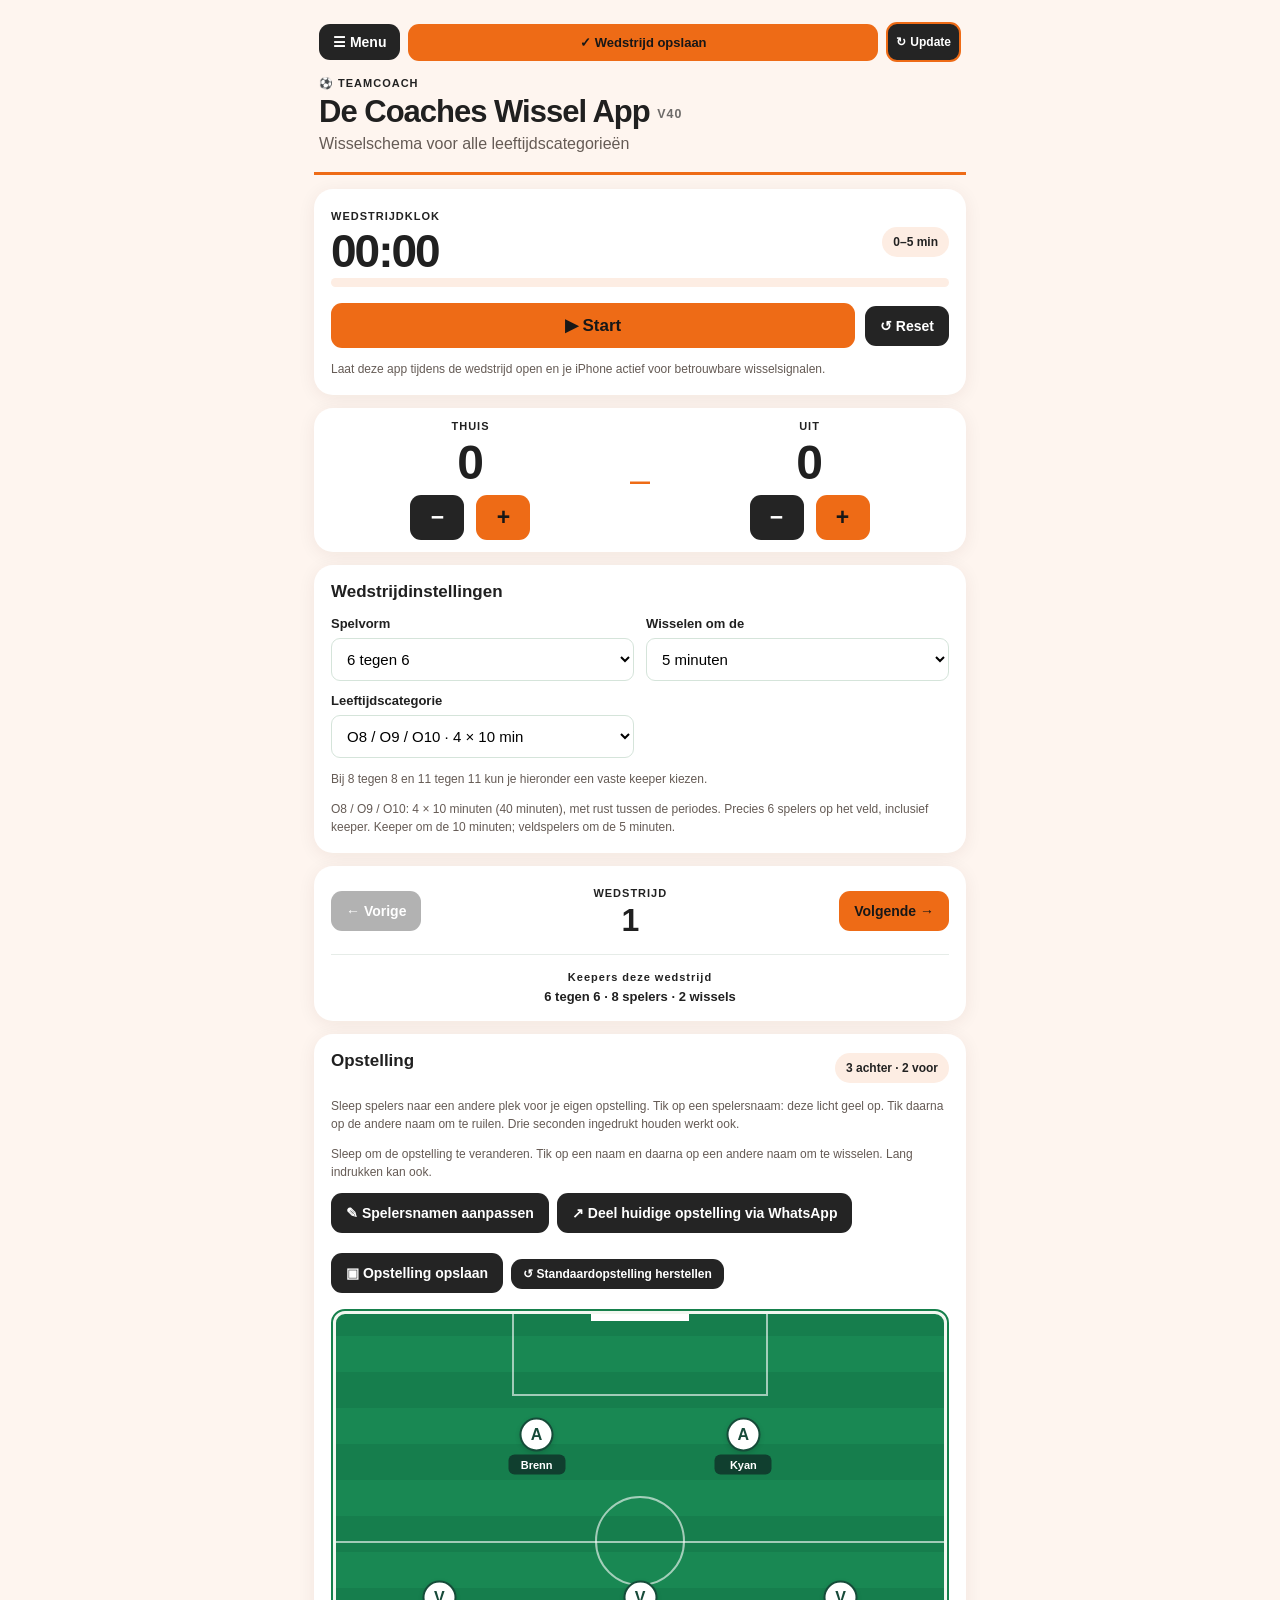
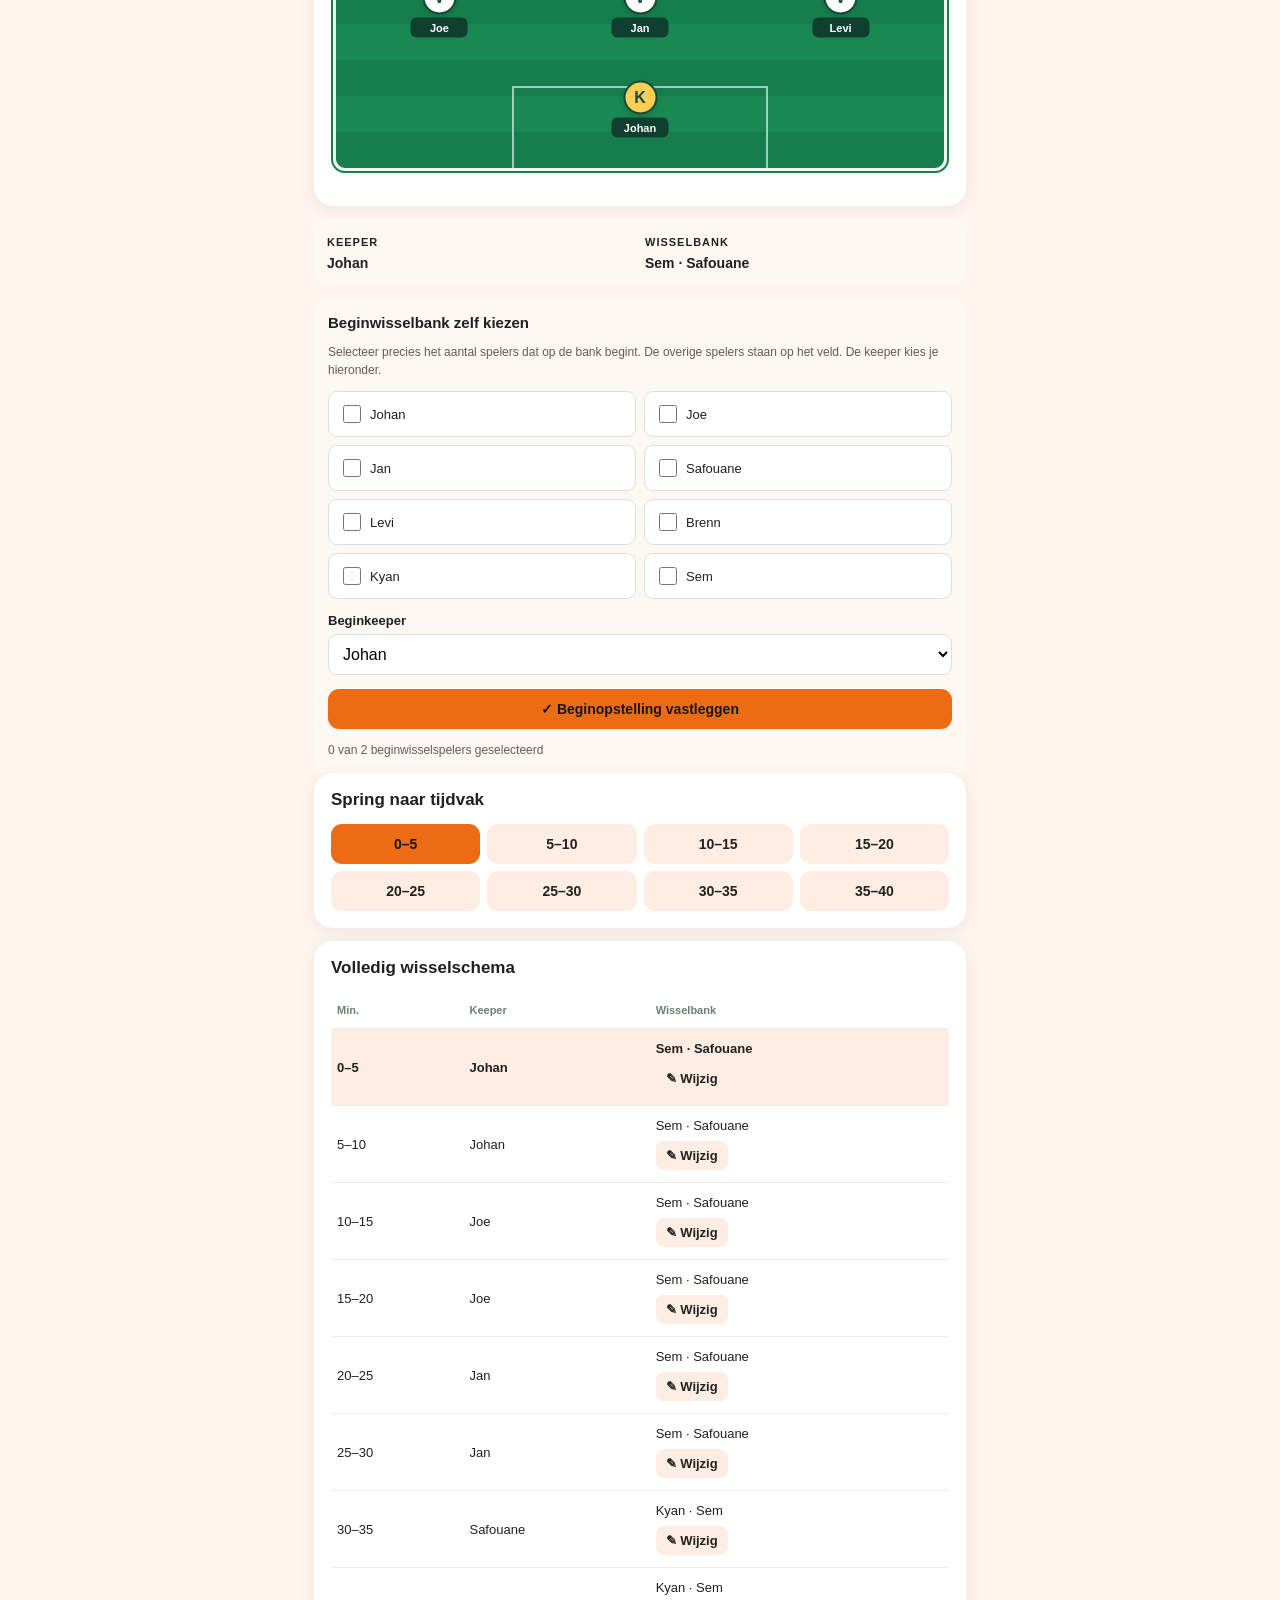
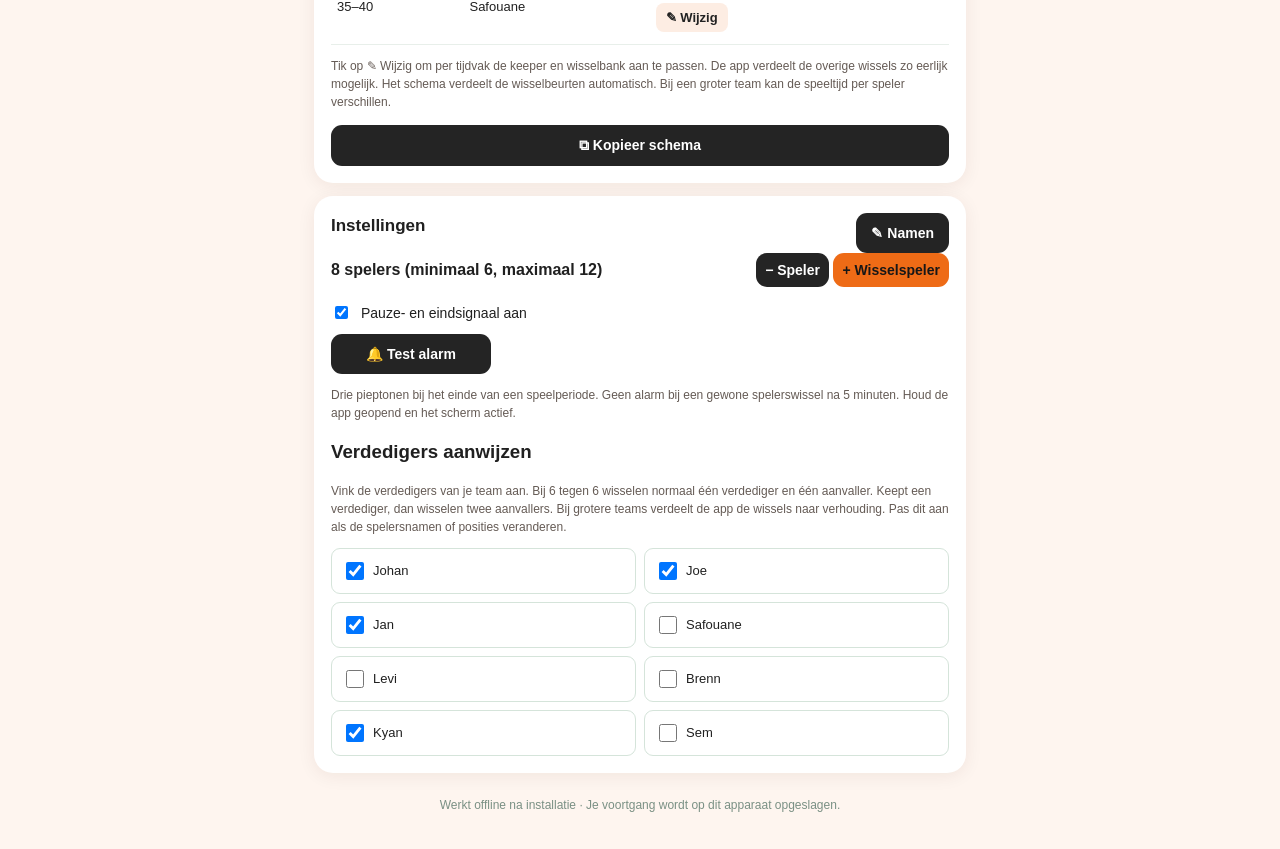
<file: index.html>
<!doctype html><html lang="nl"><head><meta charset="utf-8"><meta name="viewport" content="width=device-width,initial-scale=1,viewport-fit=cover"><meta name="theme-color" content="#EE6B16"><meta name="apple-mobile-web-app-capable" content="yes"><meta name="apple-mobile-web-app-status-bar-style" content="default"><meta name="apple-mobile-web-app-title" content="De Coaches Wissel App"><meta name="description" content="Offline voetbalwisselschema met wedstrijdklok, veld en keepersroulatie"><link rel="manifest" href="./manifest.webmanifest"><link rel="apple-touch-icon" href="./icon-180.png?v=2"><link rel="icon" href="./icon-192.png?v=2"><link rel="stylesheet" href="./style.css?v=40"><title>De Coaches Wissel App ⚽</title></head><body><main><header><div class="topnav"><button id="menuToggle" class="secondary menu-toggle" aria-expanded="false" aria-controls="mainMenu">☰ Menu</button><button id="archiveMatch" class="save-top">✓ Wedstrijd opslaan</button><button id="updateIndicator" class="update-indicator" type="button" aria-label="Controleer op updates" title="Updates">↻ <span>Update</span></button><nav id="mainMenu" class="main-menu" hidden><button id="menuHome" class="secondary">⌂ Hoofdscherm</button><button id="menuHistory" class="secondary">◷ Wedstrijdhistorie</button><button id="menuSavedLineups" class="secondary">▤ Opgeslagen opstellingen</button><div class="theme-menu"><div class="theme-menu-heading">🎨 Kies je clubkleuren</div><div id="themeChoices" class="theme-choices" role="group" aria-label="Kleurenthema"></div><p class="theme-hint">Je keuze wordt automatisch bewaard.</p></div></nav></div><div class="eyebrow">⚽ TEAMCOACH</div><h1>De Coaches Wissel App <small style="font-size:.4em;vertical-align:middle;opacity:.65">V40</small></h1><p>Wisselschema voor alle leeftijdscategorieën</p></header><section id="historyView" class="card history-view" hidden><div class="section-title"><h2>Wedstrijdhistorie</h2><button id="historyBack" class="secondary">← Hoofdscherm</button></div><p class="hint">Opgeslagen wedstrijden kun je hier terugkijken. Ze zijn alleen-lezen en veranderen je huidige wedstrijd niet.</p><div id="historyList"></div><div id="historyDetail" hidden></div></section><section id="savedLineupsView" class="card history-view" hidden><div class="section-title"><h2>Opgeslagen opstellingen</h2><button id="savedLineupsBack" class="secondary">← Hoofdscherm</button></div><p class="hint">Open een eerder bewaarde opstelling, of verwijder een opstelling die je niet meer gebruikt. Opstellingen blijven op dit toestel opgeslagen. Deel opstellingen via WhatsApp als directe link. De mede-coach tikt op de link en kan de opstelling meteen opslaan. Oude gedeelde bestanden kun je hieronder nog importeren.</p><div class="share-import"><button id="importSharedLineup" class="secondary" type="button">📥 Gedeelde opstelling openen</button><input id="sharedLineupFile" type="file" accept=".json,application/json" hidden><p class="hint">Alleen voor oudere gedeelde JSON-bestanden. Nieuwe WhatsApp-links openen rechtstreeks in de app. Je bestaande opstellingen blijven bewaard.</p></div><div id="savedLineupsList"></div></section><p id="archiveStatus" class="hint" role="status"></p><div id="mainView"><section class="card"><div class="clocktop"><div><small>WEDSTRIJDKLOK</small><div id="clock">00:00</div></div><div class="pill" id="period">0–5 min</div></div><div class="progress"><div id="progress"></div></div><div class="actions"><button id="play" class="big">▶ Start</button><button id="reset" class="secondary">↺ Reset</button><button id="secondHalf" class="secondary" hidden>▶ Volgende periode</button></div><p class="hint">Laat deze app tijdens de wedstrijd open en je iPhone actief voor betrouwbare wisselsignalen.</p></section><section class="card scorecard"><div class="scoreboard"><div class="scoreteam"><small>THUIS</small><strong id="homeScore">0</strong><div class="scorebuttons"><button id="homeMinus" class="secondary" aria-label="Doelpunt thuis eraf">−</button><button id="homePlus" aria-label="Doelpunt thuis erbij">+</button></div></div><span class="scoreseparator">–</span><div class="scoreteam"><small>UIT</small><strong id="awayScore">0</strong><div class="scorebuttons"><button id="awayMinus" class="secondary" aria-label="Doelpunt uit eraf">−</button><button id="awayPlus" aria-label="Doelpunt uit erbij">+</button></div></div></div></section><section class="card"><h2>Wedstrijdinstellingen</h2><div class="settings-grid"><label>Spelvorm<select id="format"><option value="6">6 tegen 6</option><option value="8">8 tegen 8</option><option value="11">11 tegen 11</option></select></label><label class="interval-setting">Wisselen om de<select id="interval" aria-label="Wisselinterval"><option value="5">5 minuten</option><option value="10">10 minuten</option><option value="15">15 minuten</option><option value="20">20 minuten</option><option value="25">25 minuten</option><option value="30">30 minuten</option><option value="35">35 minuten</option><option value="40">40 minuten</option></select></label><label>Leeftijdscategorie<select id="duration"><option value="40">O8 / O9 / O10 · 4 × 10 min</option><option value="60q">O11 / O12 · 4 × 15 min</option><option value="60h">O13 · 2 × 30 min</option><option value="70">O14 / O15 · 2 × 35 min</option><option value="80">O16 / O17 · 2 × 40 min</option><option value="90">O18 / O19 / Senioren · 2 × 45 min</option></select></label></div><p class="hint">Bij 8 tegen 8 en 11 tegen 11 kun je hieronder een vaste keeper kiezen.</p><div id="keeperModeSettings" class="keeper-mode" hidden><label>Keepersregeling<select id="keeperMode"><option value="rotate">Keeper wisselt door</option><option value="fixed">Vaste keeper hele wedstrijd</option></select></label><label id="fixedKeeperLabel" hidden>Vaste keeper<select id="fixedKeeper"></select></label></div><p id="summary" class="hint"></p></section><section class="card"><div class="matchbar"><button id="prevMatch" class="secondary">← Vorige</button><div><small>WEDSTRIJD</small><strong id="matchNumber">1</strong></div><button id="nextMatch">Volgende →</button></div><div class="keepers"><small>Keepers deze wedstrijd</small><span id="groupName"></span></div></section><section class="card"><div class="section-title"><h2>Opstelling</h2><span class="pill">3 achter · 2 voor</span></div><p class="hint">Sleep spelers naar een andere plek voor je eigen opstelling. Tik op een spelersnaam: deze licht geel op. Tik daarna op de andere naam om te ruilen. Drie seconden ingedrukt houden werkt ook.</p><p class="hint" id="formationHint">Sleep om de opstelling te veranderen. Tik op een naam en daarna op een andere naam om te wisselen. Lang indrukken kan ook.</p><button id="editNamesNearField" class="secondary formation-save" type="button">✎ Spelersnamen aanpassen</button><button id="shareLiveLineup" class="secondary formation-save" type="button">↗ Deel huidige opstelling via WhatsApp</button><button id="saveCurrentLineup" class="secondary formation-save" type="button">▣ Opstelling opslaan</button><button id="resetFormation" class="secondary formation-reset" type="button">↺ Standaardopstelling herstellen</button><div class="pitch" id="pitch"><div class="midline"></div><div class="center-circle"></div><div class="box-top"></div><div class="box-bottom"></div><div class="goal"></div><div id="playersOnField"></div></div></div><div class="bench"><div><small>KEEPER</small><strong id="keeperName"></strong></div><div><small>WISSELBANK</small><strong id="bench"></strong></div></div><div class="bench-picker"><h3>Beginwisselbank zelf kiezen</h3><p class="hint">Selecteer precies het aantal spelers dat op de bank begint. De overige spelers staan op het veld. De keeper kies je hieronder.</p><div id="benchChoices" class="choice-grid"></div><label class="keeper-select">Beginkeeper <select id="startingKeeper"></select></label><button id="applyLineup" class="wide">✓ Beginopstelling vastleggen</button><p id="lineupStatus" class="hint"></p></div></section><section class="card"><h2>Spring naar tijdvak</h2><div id="slots" class="slots"></div></section><section class="card"><h2>Volledig wisselschema</h2><div class="table-wrap"><table><thead><tr><th>Min.</th><th>Keeper</th><th>Wisselbank</th></tr></thead><tbody id="tableBody"></tbody></table></div><p class="hint">Tik op ✎ Wijzig om per tijdvak de keeper en wisselbank aan te passen. De app verdeelt de overige wissels zo eerlijk mogelijk. Het schema verdeelt de wisselbeurten automatisch. Bij een groter team kan de speeltijd per speler verschillen.</p><button id="copy" class="wide secondary">⧉ Kopieer schema</button></section><section class="card"><div class="section-title"><h2>Instellingen</h2><button id="editNames" class="secondary">✎ Namen</button></div><div class="roster"><strong id="playerCount"></strong><div><button id="removePlayer" class="secondary">− Speler</button> <button id="addPlayer">+ Wisselspeler</button></div></div><label class="toggle"><input type="checkbox" id="sound" checked> Pauze- en eindsignaal aan</label><button id="testAlarm" class="secondary test-alarm" type="button">🔔 Test alarm</button><p class="hint">Drie pieptonen bij het einde van een speelperiode. Geen alarm bij een gewone spelerswissel na 5 minuten. Houd de app geopend en het scherm actief.</p><h3>Verdedigers aanwijzen</h3><p class="hint">Vink de verdedigers van je team aan. Bij 6 tegen 6 wisselen normaal één verdediger en één aanvaller. Keept een verdediger, dan wisselen twee aanvallers. Bij grotere teams verdeelt de app de wissels naar verhouding. Pas dit aan als de spelersnamen of posities veranderen.</p><div id="defenderChoices" class="choice-grid"></div><div id="namesPanel" hidden><div id="nameFields" class="names"></div><button id="saveNames" class="wide">Namen opslaan</button></div></section></div><footer>Werkt offline na installatie · Je voortgang wordt op dit apparaat opgeslagen.</footer></main><div id="slotEditor" class="editor-overlay" hidden><div class="editor-card" role="dialog" aria-modal="true" aria-labelledby="slotEditorTitle"><h2 id="slotEditorTitle">Tijdvak aanpassen</h2><p class="hint">Pas de keeper en wisselbank voor alleen dit tijdvak aan. De overige tijdvakken blijven staan.</p><label>Keeper<select id="editKeeper"></select></label><h3>Wisselspelers</h3><div id="editBench" class="choice-grid"></div><div class="actions"><button id="saveSlotEditor">✓ Opslaan</button><button id="closeSlotEditor" class="secondary">Annuleren</button></div></div></div><div id="notice" role="status" aria-live="polite"></div><div id="updateBanner" class="update-banner" hidden><span>Nieuwe versie beschikbaar</span><button id="updateNow">Nu bijwerken</button><button id="updateLater" class="secondary">Later</button></div><script src="./app-v40.js?v=40" defer></script><script src="./themes.js?v=40" defer></script><script src="./update.js?v=40" defer></script></body></html>
</file>
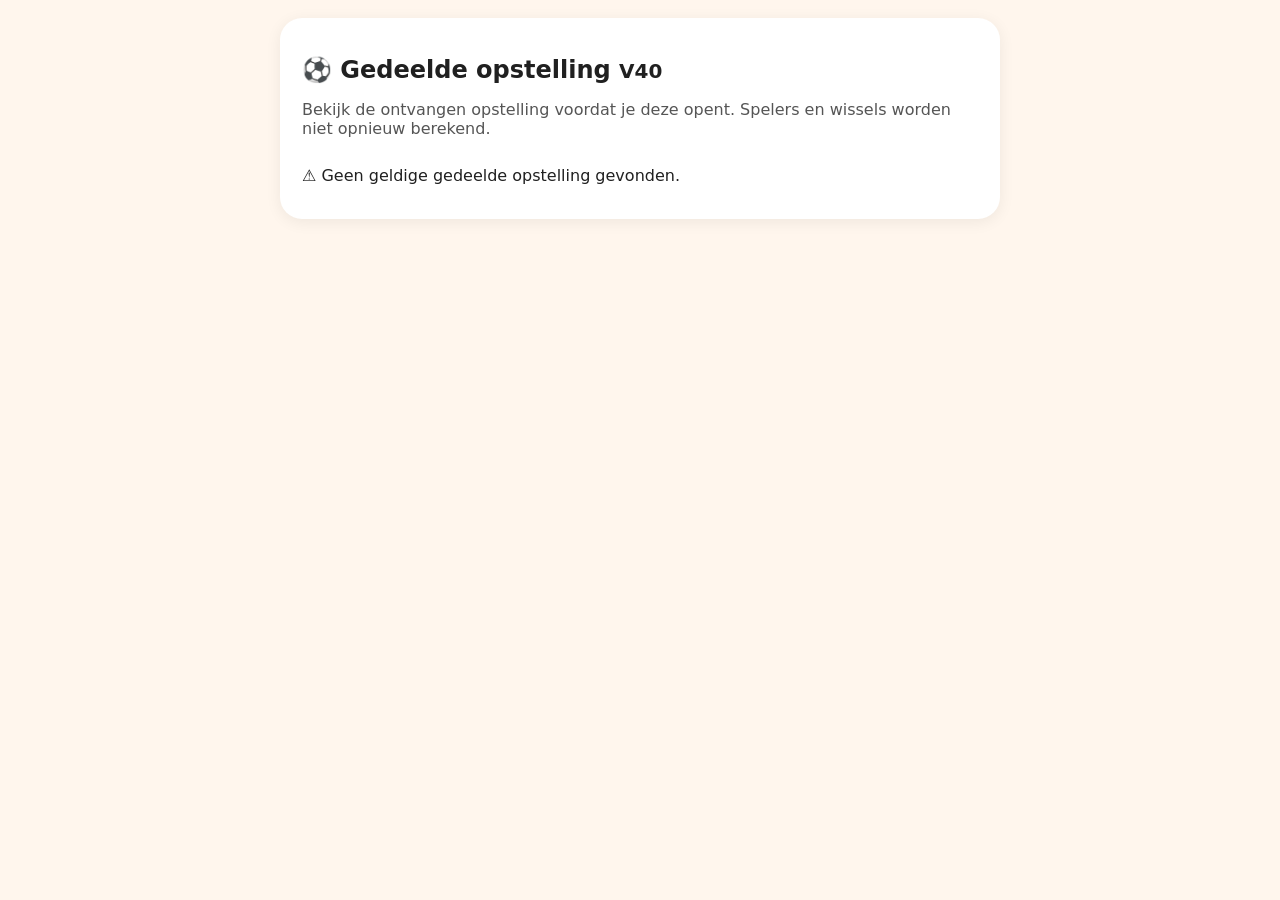
<file: open.html>
<!doctype html><html lang="nl"><head><meta charset="utf-8"><meta name="viewport" content="width=device-width,initial-scale=1,viewport-fit=cover"><title>Gedeelde opstelling · Coaches Wissel App V40</title><style>
:root{font-family:system-ui,-apple-system,sans-serif;color:#202020;background:#fff6ed}body{margin:0;padding:18px;max-width:720px;margin-inline:auto}main{background:white;border-radius:22px;padding:22px;box-shadow:0 3px 16px #0001}h1{font-size:1.5rem}h2{font-size:1.15rem}button{border:0;border-radius:12px;background:#e9752b;color:white;padding:16px;font-size:1.1rem;font-weight:700;width:100%;margin:10px 0}button:disabled{opacity:.5}.muted{color:#555}table{width:100%;border-collapse:collapse}th,td{padding:12px 6px;text-align:left;border-bottom:1px solid #ddd;vertical-align:top}th{font-size:.9rem;color:#666}#status{padding:12px 0}strong{font-weight:750}.chip{display:inline-block;background:#ffecd9;border-radius:12px;padding:8px;margin:5px 4px 5px 0}
</style></head><body><main><h1>⚽ Gedeelde opstelling <small>V40</small></h1><p class="muted">Bekijk de ontvangen opstelling voordat je deze opent. Spelers en wissels worden niet opnieuw berekend.</p><div id="status">Link wordt gecontroleerd…</div><section id="preview" hidden><h2 id="title"></h2><div id="summary"></div><h2>Beginopstelling</h2><p id="first"></p><h2>Wisselschema</h2><table><thead><tr><th>Tijd</th><th>Keeper</th><th>Wisselbank</th></tr></thead><tbody id="rows"></tbody></table><button id="import">✓ Open deze opstelling in de app</button><p class="muted">De opstelling wordt op dit toestel opgeslagen. Bestaande wedstrijden en opstellingen blijven behouden.</p></section></main><script>
(async()=>{
const $=id=>document.getElementById(id);let item;
function decode64(s){const x=s.replace(/-/g,'+').replace(/_/g,'/');const raw=atob(x+'='.repeat((4-x.length%4)%4));return Uint8Array.from(raw,c=>c.charCodeAt(0));}
function uniqueValid(row,n,format){const a=[row.keeper,...row.field,...row.bench];return row.field.length===format-1&&row.bench.length===n-format&&a.length===n&&new Set(a).size===n&&a.every(i=>Number.isInteger(i)&&i>=0&&i<n);}
try{
const m=location.hash.match(/^#opstelling=(gz|raw)\.([a-zA-Z0-9_-]+)$/);if(!m)throw Error('Geen geldige gedeelde opstelling gevonden.');
const bytes=decode64(m[2]);let raw=bytes;
if(m[1]==='gz'){if(!window.DecompressionStream)throw Error('Deze browser kan de link niet uitpakken. Open de link in Safari.');raw=new Uint8Array(await new Response(new Blob([bytes]).stream().pipeThrough(new DecompressionStream('gzip'))).arrayBuffer());}
if(raw.length>250000)throw Error('Opstelling is te groot.');
const payload=JSON.parse(new TextDecoder().decode(raw));item=payload.lineup;
if(payload.type!=='coaches-wissel-opstelling'||payload.version!==1||!item||![6,8,11].includes(item.format)||!Array.isArray(item.names)||!Array.isArray(item.rows)||!item.rows.length||item.names.length<item.format||item.names.length>40||!item.rows.every(r=>uniqueValid(r,item.names.length,item.format)))throw Error('De gedeelde opstelling is ongeldig of onvolledig.');
const n=i=>item.names[i];const first=item.rows[0];
$('title').textContent=item.title||'Ontvangen opstelling';
$('summary').textContent=`${item.format} tegen ${item.format} · ${item.names.length} spelers · ${item.rows.length} tijdvakken`;
$('first').textContent=`Keeper: ${n(first.keeper)} · Veld: ${first.field.map(n).join(', ')} · Bank: ${first.bench.map(n).join(', ')}`;
item.rows.forEach((r,i)=>{const tr=document.createElement('tr');const vals=[`${i*item.interval}–${Math.min((i+1)*item.interval, item.rows.length*item.interval)}`,n(r.keeper),r.bench.map(n).join(' · ')];vals.forEach(v=>{const td=document.createElement('td');td.textContent=v;tr.append(td)});$('rows').append(tr)});
$('status').textContent='✓ Opstelling gecontroleerd. Controleer hieronder de spelers voordat je opent.';$('preview').hidden=false;
$('import').addEventListener('click',()=>{
 try{
  const key='coaches-saved-lineups-v1';const list=JSON.parse(localStorage.getItem(key)||'[]');if(!Array.isArray(list))throw Error('Opslag is ongeldig');
  const id='shared40-'+Date.now().toString(36)+'-'+Math.random().toString(36).slice(2,8);
  const snapshot={...item,id,date:new Date().toISOString(),title:String(item.title||'Gedeelde opstelling').slice(0,80),rows:item.rows.map(r=>({keeper:r.keeper,field:[...r.field],bench:[...r.bench]})),startingKeeper:first.keeper,manualBench:[...first.bench],fieldOrder:[...first.field]};
  list.unshift(snapshot);localStorage.setItem(key,JSON.stringify(list));
  location.href='./index.html?v=40#open-shared='+id;
 }catch(e){$('status').textContent='Opslaan mislukt: '+e.message;}
});
}catch(e){$('status').textContent='⚠ '+e.message;}
})();
</script></body></html>
</file>
<file: style.css>
:root{font-family:-apple-system,BlinkMacSystemFont,'Segoe UI',sans-serif;color:#142d26;background:#eef3ef}*{box-sizing:border-box}body{margin:0}main{max-width:680px;margin:auto;padding:env(safe-area-inset-top) 14px calc(25px + env(safe-area-inset-bottom))}header{padding:22px 5px 14px}h1{font-size:31px;letter-spacing:-1px;margin:4px 0}h2{font-size:17px;margin:0 0 14px}header p{color:#667b72;margin:5px 0}.eyebrow,small{font-size:11px;font-weight:800;letter-spacing:1px;color:#698278}.card{background:#fff;border-radius:19px;padding:17px;margin:0 0 13px;box-shadow:0 3px 18px #173b2710}.matchbar,.clocktop,.actions,.section-title,.bench{display:flex;align-items:center;justify-content:space-between;gap:10px}.matchbar>div{text-align:center}.matchbar strong{display:block;font-size:32px;line-height:1.2}.keepers{text-align:center;margin-top:15px;border-top:1px solid #e6ece8;padding-top:12px}.keepers span{display:block;margin-top:4px;font-size:13px;font-weight:700}button{border:0;background:#126846;color:white;border-radius:11px;padding:12px 15px;font-weight:750;font-size:14px;cursor:pointer}button:disabled{opacity:.35}button.secondary{background:#edf4ef;color:#185b3d}button.big{flex:1;font-size:17px}.actions{margin-top:16px}#clock{font-size:46px;letter-spacing:-2px;font-weight:800;font-variant-numeric:tabular-nums}.pill{background:#e6f1e9;color:#256446;border-radius:99px;padding:8px 11px;font-size:12px;font-weight:750}.progress{height:9px;background:#e6eee8;border-radius:20px;overflow:hidden}.progress>div{height:100%;width:0;background:#27a568;transition:width .3s}.hint{font-size:12px;line-height:1.5;color:#6b8176;margin:12px 0 0}.pitch{position:relative;height:360px;background:repeating-linear-gradient(0deg,#167e4d 0,#167e4d 36px,#198853 36px,#198853 72px);border:3px solid #f2f7f0;border-radius:12px;outline:2px solid #16804c;overflow:hidden;margin:10px 2px 18px}.midline{position:absolute;top:50%;width:100%;border-top:2px solid #ffffff99}.center-circle{position:absolute;width:90px;height:90px;border:2px solid #ffffff99;border-radius:50%;left:50%;top:50%;transform:translate(-50%,-50%)}.box-top,.box-bottom{position:absolute;width:42%;height:18%;left:29%;border:2px solid #ffffff99}.box-top{top:0;border-top:0}.box-bottom{bottom:0;border-bottom:0}.goal{position:absolute;top:0;left:42%;width:16%;height:7px;background:white}.player{position:absolute;transform:translate(-50%,-50%);text-align:center;z-index:2;min-width:78px}.player span{display:grid;place-items:center;margin:auto;width:39px;height:39px;border-radius:50%;background:#fff;border:2px solid #154c39;color:#174a39;font-weight:900;box-shadow:0 2px 5px #0002}.player.keeper span{background:#ffcf55}.player b{display:block;margin-top:3px;background:#103f2f;color:#fff;padding:4px 5px;border-radius:6px;font-size:12px;white-space:nowrap}.bench{background:#f2f7f3;padding:13px;border-radius:11px;align-items:flex-start}.bench>div{width:50%}.bench strong{display:block;margin-top:5px;font-size:14px}.slots{display:grid;grid-template-columns:repeat(4,1fr);gap:7px}.slot{padding:12px 0;background:#eaf2ec;color:#315f46}.slot.selected{background:#126846;color:#fff}.table-wrap{overflow-x:auto}table{width:100%;border-collapse:collapse;font-size:13px;text-align:left}th{color:#6b8074;font-size:11px}th,td{padding:12px 6px;border-bottom:1px solid #e8efea}tr.active{background:#e7f3eb;font-weight:750}tbody tr{cursor:pointer}.wide{width:100%;margin-top:14px}.toggle{display:flex;align-items:center;gap:10px;font-size:14px}.names{display:grid;grid-template-columns:repeat(2,1fr);gap:10px;margin-top:15px}.names label{font-size:12px;color:#6c7f74}.names input{display:block;width:100%;border:1px solid #d5e4da;border-radius:8px;padding:10px;font-size:16px;margin-top:4px}footer{text-align:center;color:#7a9084;font-size:12px;padding:12px}#notice{position:fixed;left:16px;right:16px;top:calc(16px + env(safe-area-inset-top));max-width:620px;margin:auto;background:#103f2f;color:white;padding:18px;border-radius:15px;box-shadow:0 8px 30px #0004;text-align:center;font-weight:800;opacity:0;transform:translateY(-120px);transition:.25s;pointer-events:none;z-index:10}#notice.show{opacity:1;transform:translateY(0)}[hidden]{display:none!important}@media(min-width:520px){.pitch{height:460px}}

.settings-grid{display:grid;grid-template-columns:1fr 1fr;gap:12px}.settings-grid label{font-size:13px;font-weight:700}.settings-grid select{display:block;width:100%;margin-top:7px;padding:11px;border:1px solid #d5e4da;border-radius:9px;background:white;font-size:15px}.roster{display:flex;justify-content:space-between;align-items:center;flex-wrap:wrap;gap:10px;margin-bottom:16px}.roster button{padding:9px}.pitch .player{min-width:57px}.pitch .player span{width:34px;height:34px}.pitch .player b{font-size:11px;max-width:86px;overflow:hidden;text-overflow:ellipsis}

.bench-picker{margin-top:16px;padding:14px;background:#f2f7f3;border-radius:12px}.bench-picker h3{font-size:15px;margin:0}.choice-grid{display:grid;grid-template-columns:repeat(2,minmax(0,1fr));gap:8px;margin-top:12px}.bench-option{padding:10px;border:1px solid #d5e4da;background:white;border-radius:9px;font-size:13px;display:flex;align-items:center;gap:6px}.bench-option input{width:18px;height:18px}.keeper-select{display:block;margin-top:14px;font-size:13px;font-weight:700}.keeper-select select{display:block;width:100%;padding:10px;margin-top:6px;border:1px solid #d5e4da;border-radius:9px;background:white;font-size:16px}.player{touch-action:none;cursor:grab}.player.chosen span{outline:4px solid #ffdf71}.settings-grid{grid-template-columns:repeat(2,minmax(0,1fr))}

.edit-slot{display:block;margin-top:8px;padding:7px 10px;font-size:13px;background:#e5f0e9;color:#174b36;border:0;border-radius:8px}.editor-overlay:not([hidden]){position:fixed;inset:0;background:#071c16b8;z-index:1000;display:flex;align-items:center;justify-content:center;padding:15px}.editor-card{background:white;border-radius:20px;padding:22px;max-width:540px;width:100%;max-height:90dvh;overflow:auto}.editor-card select{display:block;width:100%;padding:12px;margin-top:8px}.editor-card .actions{margin-top:20px}.editor-card .choice-grid{margin-top:12px}

.scoreboard{display:flex;justify-content:center;align-items:center;gap:20px;text-align:center}.scoreteam{flex:1;display:flex;flex-direction:column;align-items:center;gap:5px}.scoreteam strong{font-size:48px;line-height:1.1;font-variant-numeric:tabular-nums}.scoreseparator{font-size:36px;color:#8a9d90}.scorebuttons{display:flex;gap:12px}.scorebuttons button{min-width:54px;font-size:23px;padding:9px 14px}.scorecard{padding-top:12px;padding-bottom:12px}

.interval-setting{font-size:13px;font-weight:700}.interval-buttons{display:flex;gap:7px;margin-top:7px}.interval-buttons button{flex:1;padding:12px 7px;background:#eaf2ec;color:#245d42;border:2px solid transparent;white-space:nowrap}.interval-buttons button.selected{background:#126846;color:#fff;border-color:#0a5435}.interval-buttons button:focus-visible{outline:3px solid #e9b935;outline-offset:2px}

.topnav{position:relative;display:flex;justify-content:flex-start;margin-bottom:15px}
.menu-toggle{padding:10px 14px}
.main-menu:not([hidden]){position:absolute;top:46px;left:0;z-index:20;display:flex;flex-direction:column;gap:5px;background:white;border:1px solid #d9e8dd;border-radius:13px;padding:9px;box-shadow:0 8px 24px #102e2033;min-width:210px}
.main-menu button{text-align:left}
.archive-entry{display:flex;width:100%;flex-wrap:wrap;justify-content:space-between;align-items:center;text-align:left;gap:6px;padding:15px;margin-top:10px}
.archive-entry small{width:100%}
.archive-score{text-align:center;font-size:44px;font-weight:800;margin:20px}
.history-view h3{margin-top:18px}

.topnav{align-items:center;gap:8px;flex-wrap:nowrap}
.topnav .menu-toggle{flex:0 0 auto}
.topnav .save-top{flex:1;min-width:0;font-size:13px;padding:11px 8px;white-space:nowrap}
#archiveStatus:empty{display:none}
#archiveStatus{margin:0 4px 12px}

/* FC Volendam-inspired orange, black and white accents; keep the pitch green. */
:root{color:#202020;background:#fff4e9}
header{border-bottom:3px solid #f47721;margin-bottom:14px}
header p,.hint{color:#655b55}
.eyebrow,small{color:#a14b11}
.card{box-shadow:0 3px 18px #42200b12}
button{background:#ee6b16;color:#fff}
button.secondary{background:#242424;color:#fff}
button:focus-visible{outline:3px solid #171717;outline-offset:2px}
.pill{background:#fff0e0;color:#a14b11}
.progress{background:#fbe5d2}
.progress>div{background:#ee6b16}
.slot{background:#fff0e0;color:#753809}
.slot.selected{background:#ee6b16;color:#fff}
.interval-buttons button{background:#fff0e0;color:#753809}
.interval-buttons button.selected{background:#ee6b16;color:#fff;border-color:#a94b08}
.bench,.bench-picker{background:#fff7ef}
.edit-slot{background:#ffe5cc;color:#783605}
tr.active{background:#fff0e0}
.scoreseparator{color:#ee6b16}
.main-menu:not([hidden]){border-color:#f3c6a5;box-shadow:0 8px 24px #48200633}
#notice{background:#242424}
.topnav .save-top{background:#ee6b16}

.update-banner:not([hidden]){position:fixed;bottom:calc(12px + env(safe-area-inset-bottom));left:12px;right:12px;z-index:9999;display:flex;align-items:center;gap:9px;flex-wrap:wrap;background:#242424;color:#fff;border:2px solid #ee6b16;padding:12px;border-radius:14px;box-shadow:0 5px 22px #0005}
.update-banner span{flex:1 1 130px;font-weight:700}
.update-banner button{font-size:13px;padding:10px}

/* Update button stays in the header, orange and glowing only when a new version is ready. */
.topnav .update-indicator{flex:0 0 auto;display:flex;align-items:center;gap:4px;background:#242424;color:#fff;border:2px solid #ee6b16;padding:9px 8px;font-size:12px;white-space:nowrap;min-height:40px}
.topnav .update-indicator.is-available{background:#ee6b16;color:#fff;animation:updateGlow 1.4s ease-in-out infinite;box-shadow:0 0 0 3px #ee6b1655}
.topnav .update-indicator.is-checking{opacity:.7}
@keyframes updateGlow{0%,100%{box-shadow:0 0 0 2px #ee6b1655}50%{box-shadow:0 0 0 7px #ee6b1622,0 0 15px #ee6b16}}
@media(prefers-reduced-motion:reduce){.topnav .update-indicator.is-available{animation:none;box-shadow:0 0 0 3px #ee6b16}}
@media(max-width:370px){.topnav .update-indicator span{display:none}.topnav .update-indicator{padding:9px 12px}}

/* V26: clubkleuren — alleen de presentatie verandert, nooit het veld of wedstrijdgegevens. */
:root{--club-primary:#ee6b16;--club-secondary:#242424;--club-on-primary:#fff;--club-on-secondary:#fff;--club-tint:#fff0e0;--club-on-tint:#753809;--club-bg:#fff4e9}
:root{background:var(--club-bg)}
header{border-bottom-color:var(--club-primary)}
button,.topnav .save-top{background:var(--club-primary);color:var(--club-on-primary)}
button.secondary{background:var(--club-secondary);color:var(--club-on-secondary)}
.pill,.slot,.interval-buttons button{background:var(--club-tint);color:var(--club-on-tint)}
.slot.selected,.interval-buttons button.selected{background:var(--club-primary);color:var(--club-on-primary);border-color:var(--club-secondary)}
.progress{background:var(--club-tint)}
.progress>div{background:var(--club-primary)}
.bench,.bench-picker{background:color-mix(in srgb,var(--club-primary) 5%,white)}
.edit-slot{background:var(--club-tint);color:var(--club-on-tint)}
tr.active{background:var(--club-tint)}
.scoreseparator{color:var(--club-primary)}
.eyebrow,small{color:var(--club-on-tint)}
.main-menu:not([hidden]){border-color:var(--club-primary)}
#notice{background:var(--club-secondary);color:var(--club-on-secondary)}
.topnav .update-indicator{background:var(--club-secondary);color:var(--club-on-secondary);border-color:var(--club-primary)}
.topnav .update-indicator.is-available{background:var(--club-primary);color:var(--club-on-primary);box-shadow:0 0 0 3px color-mix(in srgb,var(--club-primary) 30%,transparent)}
.update-banner:not([hidden]){background:var(--club-secondary);color:var(--club-on-secondary);border-color:var(--club-primary)}
@keyframes updateGlow{0%,100%{box-shadow:0 0 0 2px color-mix(in srgb,var(--club-primary) 35%,transparent)}50%{box-shadow:0 0 0 7px color-mix(in srgb,var(--club-primary) 15%,transparent),0 0 15px var(--club-primary)}}
.main-menu:not([hidden]){min-width:min(310px,calc(100vw - 30px));max-height:min(70dvh,540px);overflow-y:auto}
.theme-menu{border-top:1px solid #ddd;padding:11px 4px 4px}
.theme-menu-heading{font-size:13px;font-weight:800;margin:2px 4px 10px;color:#222}
.theme-choices{display:grid;grid-template-columns:repeat(2,minmax(0,1fr));gap:7px}
.theme-choice{display:flex;align-items:center;gap:7px;background:#fff!important;color:#222!important;border:2px solid #ddd;border-radius:9px;padding:8px 6px;font-size:11px;text-align:left;min-height:45px}
.theme-choice[aria-pressed="true"]{border-color:#222;box-shadow:inset 0 0 0 1px #222}
.theme-choice:focus-visible{outline:3px solid #222;outline-offset:2px}
.theme-swatches{display:flex;flex:0 0 auto;overflow:hidden;border-radius:5px;border:1px solid #0002}
.theme-swatch{width:13px;height:24px;display:block}
.theme-name{min-width:0;line-height:1.2}
.theme-hint{font-size:11px;color:#555;margin:10px 4px 0}

/* V27 formation and goalkeeper options */
.keeper-mode{display:grid;grid-template-columns:repeat(auto-fit,minmax(180px,1fr));gap:10px;margin-top:14px;padding:12px;border-radius:12px;background:#fff5e9}.keeper-mode label{font-size:13px;font-weight:700}.keeper-mode select{display:block;width:100%;margin-top:7px;padding:11px;border:1px solid #ddd;border-radius:9px;background:white;font-size:15px}.formation-reset{font-size:12px;padding:8px 12px;margin-top:10px}.pitch .player{touch-action:none;user-select:none;-webkit-user-select:none}.pitch .player b{touch-action:none;-webkit-touch-callout:none}.pitch .player.chosen b{outline:3px solid #ffd42a;box-shadow:0 0 0 4px #0008}.pitch .player.chosen span{outline:3px solid #ffd42a}

/* V28: selected name is obvious on touch screens */
.pitch .player.chosen{z-index:9}
.pitch .player.chosen b{background:#ffda32!important;color:#1b1b1b!important;outline:3px solid #111!important;box-shadow:0 0 0 6px #ffda3277!important}
.pitch .player.chosen span{outline:4px solid #ffda32!important}
.pitch .player b{-webkit-user-select:none;user-select:none;-webkit-touch-callout:none}

/* V29: saved formations list */
.formation-save{margin:12px 8px 8px 0}
.saved-lineup-entry{border-bottom:1px solid #e7e7e7;padding:15px 0;display:flex;justify-content:space-between;gap:12px;flex-wrap:wrap}
.saved-lineup-entry strong,.saved-lineup-entry small{display:block;margin-bottom:5px}
.saved-lineup-actions{display:flex;gap:7px;align-items:center}
.saved-lineup-actions button{padding:10px 12px}

/* V30: alarm test control */
.test-alarm{display:block;margin-top:12px;min-width:160px}

.share-import{padding:12px 0;border-bottom:1px solid #ddd}.share-import button{max-width:100%}.saved-lineup-actions{flex-wrap:wrap}
</file>
